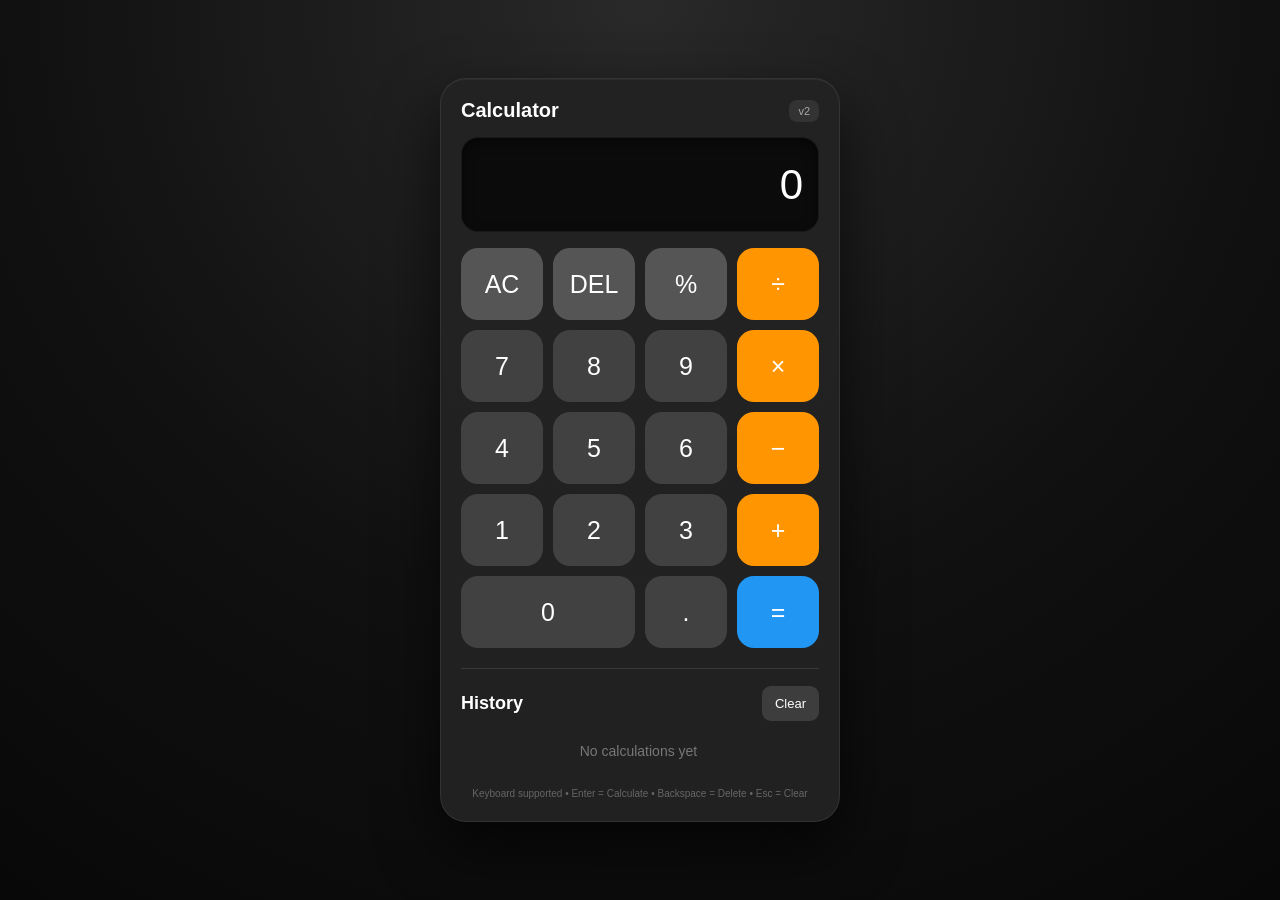
<file: index.html>
<!DOCTYPE html>
<html lang="en">

<head>
    <meta charset="UTF-8">

    <meta
        name="viewport"
        content="width=device-width, initial-scale=1.0">

    <meta
        name="description"
        content="A modern responsive calculator with keyboard support and calculation history">

    <title>Modern Calculator</title>

    <link rel="stylesheet" href="style.css">
</head>

<body>

    <main class="calculator">

        <!-- Header -->
        <header class="calculator-header">
            <h1>Calculator</h1>
            <span>v2</span>
        </header>


        <!-- Display -->
        <section class="display-container">

            <input
                type="text"
                id="display"
                value="0"
                readonly
                aria-label="Calculator display">

        </section>


        <!-- Calculator Buttons -->
        <section class="buttons">

            <!-- First Row -->
            <button
                class="function"
                onclick="clearDisplay()">
                AC
            </button>

            <button
                class="function"
                onclick="deleteLast()">
                DEL
            </button>

            <button
                class="function"
                onclick="addToDisplay('%')">
                %
            </button>

            <button
                class="operator"
                onclick="addToDisplay('/')">
                ÷
            </button>


            <!-- Second Row -->
            <button onclick="addToDisplay('7')">7</button>

            <button onclick="addToDisplay('8')">8</button>

            <button onclick="addToDisplay('9')">9</button>

            <button
                class="operator"
                onclick="addToDisplay('*')">
                ×
            </button>


            <!-- Third Row -->
            <button onclick="addToDisplay('4')">4</button>

            <button onclick="addToDisplay('5')">5</button>

            <button onclick="addToDisplay('6')">6</button>

            <button
                class="operator"
                onclick="addToDisplay('-')">
                −
            </button>


            <!-- Fourth Row -->
            <button onclick="addToDisplay('1')">1</button>

            <button onclick="addToDisplay('2')">2</button>

            <button onclick="addToDisplay('3')">3</button>

            <button
                class="operator"
                onclick="addToDisplay('+')">
                +
            </button>


            <!-- Fifth Row -->
            <button
                class="zero"
                onclick="addToDisplay('0')">
                0
            </button>

            <button onclick="addToDisplay('.')">
                .
            </button>

            <button
                class="equal"
                onclick="calculate()">
                =
            </button>

        </section>


        <!-- History -->
        <section class="history">

            <div class="history-header">

                <h2>History</h2>

                <button
                    class="clear-history"
                    onclick="clearHistory()">
                    Clear
                </button>

            </div>


            <div
                id="historyList"
                class="history-list">

                <p class="empty-history">
                    No calculations yet
                </p>

            </div>

        </section>


        <!-- Keyboard Hint -->
        <footer class="keyboard-hint">
            Keyboard supported • Enter = Calculate •
            Backspace = Delete • Esc = Clear
        </footer>

    </main>


    <script src="script.js"></script>

</body>

</html>
</file>
<file: style.css>
/* ==============================
   RESET
============================== */

* {
    box-sizing: border-box;
    margin: 0;
    padding: 0;
}


/* ==============================
   BODY
============================== */

body {
    min-height: 100vh;
    min-height: 100dvh;

    display: flex;
    justify-content: center;
    align-items: center;

    padding: 16px;

    background:
        radial-gradient(
            circle at top,
            #292929 0%,
            #111 55%,
            #080808 100%
        );

    font-family:
        Arial,
        Helvetica,
        sans-serif;

    color: white;
}


/* ==============================
   CALCULATOR
============================== */

.calculator {
    width: min(100%, 400px);

    padding: 20px;

    background: rgba(35, 35, 35, 0.96);

    border: 1px solid rgba(255, 255, 255, 0.08);

    border-radius: 26px;

    box-shadow:
        0 25px 60px rgba(0, 0, 0, 0.65),
        inset 0 1px 0 rgba(255, 255, 255, 0.04);

    backdrop-filter: blur(10px);
}


/* ==============================
   HEADER
============================== */

.calculator-header {
    display: flex;

    justify-content: space-between;
    align-items: center;

    margin-bottom: 15px;
}

.calculator-header h1 {
    font-size: 20px;
    font-weight: 600;
}

.calculator-header span {
    padding: 5px 9px;

    border-radius: 8px;

    background: #333;

    color: #aaa;

    font-size: 11px;
}


/* ==============================
   DISPLAY
============================== */

.display-container {
    width: 100%;
    margin-bottom: 16px;
}

#display {
    width: 100%;

    height: clamp(75px, 18vw, 95px);

    padding: 15px;

    border: 1px solid rgba(255, 255, 255, 0.06);

    outline: none;

    border-radius: 17px;

    background: #0b0b0b;

    color: white;

    font-size: clamp(30px, 8vw, 42px);

    font-weight: 500;

    text-align: right;

    box-shadow:
        inset 0 4px 12px rgba(0, 0, 0, 0.5);
}


/* ==============================
   BUTTON GRID
============================== */

.buttons {
    display: grid;

    grid-template-columns:
        repeat(4, 1fr);

    gap: 10px;
}


/* ==============================
   BUTTONS
============================== */

button {
    min-width: 0;

    height: clamp(58px, 15vw, 72px);

    border: none;

    border-radius: 17px;

    background: #414141;

    color: white;

    font-size: clamp(19px, 5vw, 25px);

    font-weight: 500;

    cursor: pointer;

    user-select: none;

    -webkit-tap-highlight-color: transparent;

    transition:
        transform 0.08s ease,
        filter 0.15s ease,
        background 0.15s ease;
}


/* Hover */

button:hover {
    filter: brightness(1.15);
}


/* Press */

button:active {
    transform: scale(0.93);
}


/* ==============================
   FUNCTION BUTTONS
============================== */

.function {
    background: #555;
}


/* ==============================
   OPERATORS
============================== */

.operator {
    background: #ff9500;
}


/* ==============================
   EQUAL
============================== */

.equal {
    background: #2196f3;
}


/* ==============================
   ZERO
============================== */

.zero {
    grid-column: span 2;
}


/* ==============================
   HISTORY
============================== */

.history {
    margin-top: 20px;

    padding-top: 17px;

    border-top:
        1px solid rgba(255, 255, 255, 0.1);
}


/* History header */

.history-header {
    display: flex;

    justify-content: space-between;
    align-items: center;

    margin-bottom: 10px;
}

.history-header h2 {
    font-size: 18px;

    font-weight: 600;
}


/* Clear history */

.clear-history {
    width: auto;

    height: 35px;

    padding: 0 13px;

    border-radius: 9px;

    background: #3d3d3d;

    font-size: 13px;
}


/* History list */

.history-list {
    max-height: 180px;

    overflow-y: auto;

    padding-right: 3px;
}


/* Scrollbar */

.history-list::-webkit-scrollbar {
    width: 5px;
}

.history-list::-webkit-scrollbar-thumb {
    background: #555;

    border-radius: 10px;
}


/* History item */

.history-item {
    display: flex;

    justify-content: space-between;
    align-items: center;

    gap: 15px;

    padding: 11px 5px;

    border-bottom:
        1px solid rgba(255, 255, 255, 0.07);

    animation:
        historyAppear 0.2s ease;
}


/* History animation */

@keyframes historyAppear {

    from {
        opacity: 0;
        transform: translateY(-5px);
    }

    to {
        opacity: 1;
        transform: translateY(0);
    }

}


/* Expression */

.history-expression {
    color: #aaa;

    font-size: 14px;

    overflow: hidden;

    text-overflow: ellipsis;

    white-space: nowrap;
}


/* Result */

.history-result {
    color: white;

    font-size: 15px;

    font-weight: bold;

    white-space: nowrap;
}


/* Empty history */

.empty-history {
    padding: 12px;

    color: #777;

    text-align: center;

    font-size: 14px;
}


/* ==============================
   KEYBOARD HINT
============================== */

.keyboard-hint {
    margin-top: 15px;

    color: #666;

    text-align: center;

    font-size: 10px;

    line-height: 1.5;
}


/* ==============================
   SMALL PHONES
============================== */

@media (max-width: 360px) {

    body {
        padding: 9px;
    }

    .calculator {
        padding: 14px;

        border-radius: 21px;
    }

    .buttons {
        gap: 7px;
    }

    button {
        height: 55px;

        border-radius: 13px;
    }

    .history {
        margin-top: 15px;
    }

}


/* ==============================
   LANDSCAPE PHONE
============================== */

@media
(max-height: 500px)
and (orientation: landscape) {

    body {
        align-items: flex-start;

        padding: 10px;
    }

    .calculator {
        width: min(600px, 100%);

        padding: 12px;
    }

    .calculator-header {
        margin-bottom: 7px;
    }

    #display {
        height: 55px;

        margin-bottom: 8px;

        font-size: 27px;
    }

    .buttons {
        gap: 7px;
    }

    button {
        height: 45px;
    }

    .history {
        margin-top: 10px;
    }

    .history-list {
        max-height: 90px;
    }

    .keyboard-hint {
        display: none;
    }

}


/* ==============================
   DESKTOP
============================== */

@media (min-width: 700px) {

    .calculator {
        width: 400px;
    }

    button:hover {
        transform: translateY(-1px);
    }

}
</file>
